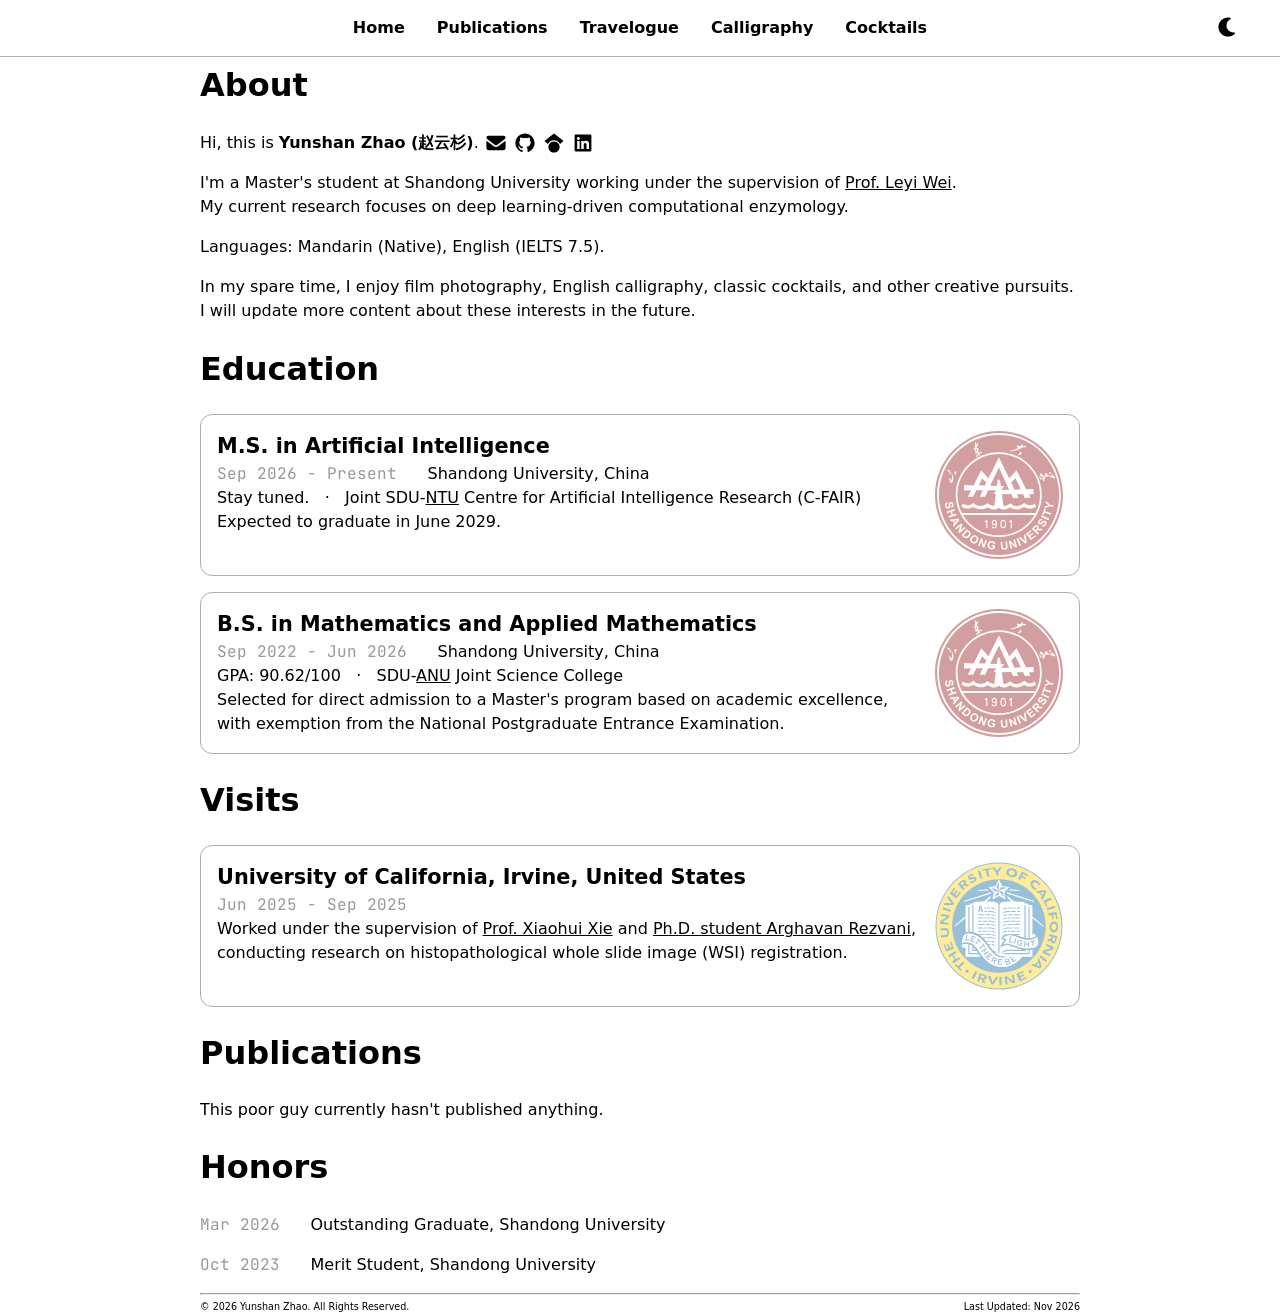
<file: index.html>
<!doctype html>
<html lang="en-US">



<head>


    <meta charset="utf-8" />
    <meta name="viewport" content="width=device-width, initial-scale=1.0" />

    <title>Yunshan Zhao - Homepage</title>
    <meta name="description" content="Yunshan Zhao | Master's Student in AI @ Shandong University. Research in deep learning and computational biology." />
    <meta name="author" content="Yunshan Zhao" />

    <meta property="og:title" content="Yunshan Zhao - Homepage" />
    <meta property="og:description" content="Yunshan Zhao | Master's Student in AI @ Shandong University. Research in deep learning and computational biology." />
    <meta property="og:type" content="website" />
    <meta property="og:url" content="https://yunshanzhao.github.io" />
    <meta property="og:image" content="https://yunshanzhao.github.io/images/icon.jpg" />
    <meta property="og:locale" content="en_US" />

    <link rel="icon" href="./images/icon.jpg" />
    <link rel="apple-touch-icon" href="./images/icon.jpg" />

    <link rel="stylesheet" href="./styles/style.css" />

    <!-- js确定主题，在指定css后，在</head>前。避免闪屏。 -->
    <script>
        (function () {
            var saved = localStorage.getItem("theme");
            var darkPref = window.matchMedia("(prefers-color-scheme: dark)").matches;
            var theme = (saved === "light" || saved === "dark") ? saved : (darkPref ? "dark" : "light");
            document.documentElement.setAttribute("data-theme", theme);
        })();
    </script>
    <script src="./scripts/page-transition.js"></script>

    <link rel="canonical" href="https://yunshanzhao.github.io" />

    <!-- 字体预加载 -->
    <link rel="preconnect" href="https://fonts.googleapis.com">
    <link rel="preconnect" href="https://fonts.gstatic.com" crossorigin>
    <!-- JetBrains Mono -->
    <link href="https://fonts.googleapis.com/css2?family=JetBrains+Mono:wght@400;500&display=swap" 
          rel="stylesheet">

</head>



<body>


<nav class="navbar">

    <div class="nav-container">

        <!-- Responsive navigation -->
        <button id="menu-toggle" type="button">
            <svg class="menu-icon" xmlns="http://www.w3.org/2000/svg" width="1.5rem" height="1.5rem" fill="currentColor" viewBox="0 0 640 640">
                <path d="M96 160C96 142.3 110.3 128 128 128L512 128C529.7 128 544 142.3 544 160C544 177.7 529.7 192 512 192L128 192C110.3 192 96 177.7 96 160zM96 320C96 302.3 110.3 288 128 288L512 288C529.7 288 544 302.3 544 320C544 337.7 529.7 352 512 352L128 352C110.3 352 96 337.7 96 320zM544 480C544 497.7 529.7 512 512 512L128 512C110.3 512 96 497.7 96 480C96 462.3 110.3 448 128 448L512 448C529.7 448 544 462.3 544 480z"/>
            </svg>
        </button>

        <div class="nav-items">
            <a href="/">Home</a>
            <a href="/#Publications">Publications</a>
            <a href="/html/travelogue.html">Travelogue</a>
            <a href="/html/calligraphy.html">Calligraphy</a>
            <a href="/html/cocktails.html">Cocktails</a>
        </div>

        <!-- Theme toggle -->
        <button id="theme-toggle" type="button">
            <span id="theme-icon"></span> <!-- 空，待确定主题后替换 -->
        </button>

    </div>

</nav>


<h1 id="About">About</h1>

<div class="About">

    <p>
        Hi, this is <b>Yunshan Zhao (赵云杉)</b>.

        <!-- Mail -->
        <a  class="social-link" href="mailto:yunshanzhao2004@gmail.com" title="" style="text-decoration: none">
            <svg class="social-icon" xmlns="http://www.w3.org/2000/svg" width="1.5rem" height="1.5rem" fill="currentColor" viewBox="0 0 640 640">
                <path d="M112 128C85.5 128 64 149.5 64 176C64 191.1 71.1 205.3 83.2 214.4L291.2 370.4C308.3 383.2 331.7 383.2 348.8 370.4L556.8 214.4C568.9 205.3 576 191.1 576 176C576 149.5 554.5 128 528 128L112 128zM64 260L64 448C64 483.3 92.7 512 128 512L512 512C547.3 512 576 483.3 576 448L576 260L377.6 408.8C343.5 434.4 296.5 434.4 262.4 408.8L64 260z"/>
            </svg>
        </a>

        <!-- GitHub -->
        <a  class="social-link" href="https://github.com/YunshanZhao" target="_blank" rel="noopener noreferrer" title="" style="text-decoration: none">
            <svg class="social-icon" xmlns="http://www.w3.org/2000/svg" width="1.5rem" height="1.5rem" fill="currentColor" viewBox="0 0 640 640">
                <path d="M280.5 426.5C214.5 418.5 168 371 168 309.5C168 284.5 177 257.5 192 239.5C185.5 223 186.5 188 194 173.5C214 171 241 181.5 257 196C276 190 296 187 320.5 187C345 187 365 190 383 195.5C398.5 181.5 426 171 446 173.5C453 187 454 222 447.5 239C463.5 258 472 283.5 472 309.5C472 371 425.5 417.5 358.5 426C375.5 437 387 461 387 488.5L387 540.5C387 555.5 399.5 564 414.5 558C505 523.5 576 433 576 321C576 179.5 461 64 319.5 64C178 64 64 179.5 64 321C64 432 134.5 524 229.5 558.5C243 563.5 256 554.5 256 541L256 501C249 504 240 506 232 506C199 506 179.5 488 165.5 454.5C160 441 154 433 142.5 431.5C136.5 431 134.5 428.5 134.5 425.5C134.5 419.5 144.5 415 154.5 415C169 415 181.5 424 194.5 442.5C204.5 457 215 463.5 227.5 463.5C240 463.5 248 459 259.5 447.5C268 439 274.5 431.5 280.5 426.5z"/>
            </svg>
        </a>

        <!-- Google Scholar -->
        <a  class="social-link" href="https://scholar.google.com/citations?user=DV1t7YMAAAAJ" target="_blank" rel="noopener noreferrer" title="" style="text-decoration: none">
            <svg class="social-icon" xmlns="http://www.w3.org/2000/svg" width="1.5rem" height="1.5rem" fill="currentColor" viewBox="0 0 640 640">
                <path d="M454.9 362.5C454.9 362.5 454.9 362.6 455 362.6C464.2 382 469.4 403.7 469.4 426.6C469.3 509.1 402.5 576 320 576C237.5 576 170.7 509.1 170.7 426.7C170.7 403.8 175.9 382.1 185.1 362.7C186.8 359.1 188.7 355.5 190.7 352C195.1 344.4 200.1 337.3 205.7 330.7C233.1 298.1 274.2 277.4 320.1 277.4C353.7 277.4 384.7 288.5 409.7 307.3C418.8 314.2 427.1 322 434.5 330.8C440.1 337.4 445.1 344.6 449.5 352.1C451.5 355.5 453.3 359.1 455 362.6L454.9 362.5zM481.3 343.7C451.2 285.3 390.3 245.3 320 245.3C249.7 245.3 188.8 285.3 158.7 343.7L64 266.7L320 64L576 266.7L481.3 343.8L481.3 343.7z"/>
            </svg>
        </a>

        <!-- Linkedin -->
        <a  class="social-link" href="https://www.linkedin.com/in/yunshan-zhao-6951b0425/" target="_blank" rel="noopener noreferrer" title="" style="text-decoration: none">
            <svg class="social-icon" xmlns="http://www.w3.org/2000/svg" width="1.5rem" height="1.5rem" fill="currentColor" viewBox="0 0 640 640">
                <path d="M512 96L127.9 96C110.3 96 96 110.5 96 128.3L96 511.7C96 529.5 110.3 544 127.9 544L512 544C529.6 544 544 529.5 544 511.7L544 128.3C544 110.5 529.6 96 512 96zM231.4 480L165 480L165 266.2L231.5 266.2L231.5 480L231.4 480zM198.2 160C219.5 160 236.7 177.2 236.7 198.5C236.7 219.8 219.5 237 198.2 237C176.9 237 159.7 219.8 159.7 198.5C159.7 177.2 176.9 160 198.2 160zM480.3 480L413.9 480L413.9 376C413.9 351.2 413.4 319.3 379.4 319.3C344.8 319.3 339.5 346.3 339.5 374.2L339.5 480L273.1 480L273.1 266.2L336.8 266.2L336.8 295.4L337.7 295.4C346.6 278.6 368.3 260.9 400.6 260.9C467.8 260.9 480.3 305.2 480.3 362.8L480.3 480z"/>
            </svg>
        </a>

    </p>

    <p>I'm a Master's student at Shandong University working under the supervision of 
        <a href="https://scholar.google.com/citations?user=0EAV03MAAAAJ" target="_blank" rel="noopener noreferrer" title=""> Prof. Leyi Wei</a>.
        <br>My current research focuses on deep learning-driven computational enzymology.</p>

    <p>Languages: Mandarin (Native), English (IELTS 7.5).</p>

    <p>In my spare time, I enjoy film photography, English calligraphy, classic cocktails, and other creative pursuits.
        <br>I will update more content about these interests in the future.</p>

</div>


<h1 id="Education">Education</h1>

<div class="Education-item">
    <div class="item-text">
        <div class="item-title">
            <p>M.S. in Artificial Intelligence</p>
        </div>
        <div>
            <p> <span class="time">Sep 2026 - Present</span> &nbsp;&nbsp;&nbsp;&nbsp; Shandong University, China</p>
        </div>
        <div>
            Stay tuned. &nbsp; · &nbsp; Joint SDU-<a href="https://www.ntu.edu.sg/" target="_blank" rel="noopener noreferrer" title="">NTU</a> Centre for Artificial Intelligence Research (C-FAIR)
            <br>Expected to graduate in June 2029.
        </div>
    </div>
    <img class="organization-logo" src="./images/SDU_logo.svg" alt="Shandong University logo" draggable="false" />
</div>

<div class="Education-item">
    <div class="item-text">
        <div class="item-title">
            <p>B.S. in Mathematics and Applied Mathematics</p>
        </div>
        <div>
            <p> <span class="time">Sep 2022 - Jun 2026</span> &nbsp;&nbsp;&nbsp;&nbsp; Shandong University, China</p>
        </div>
        <div>
            GPA: 90.62/100 &nbsp; · &nbsp; SDU-<a href="https://www.anu.edu.au/" target="_blank" rel="noopener noreferrer" title="">ANU</a> Joint Science College
            <br>Selected for direct admission to a Master's program based on academic excellence, with exemption from the National Postgraduate Entrance Examination.
        </div>
    </div>
    <img class="organization-logo" src="./images/SDU_logo.svg" alt="Shandong University logo" draggable="false" />
</div>


<h1 id="Visits">Visits</h1>

<div class="Visits-item">
    <div class="item-text">
        <div class="item-title">
            <p>University of California, Irvine, United States</p>
        </div>
        <div>
            <p><span class="time">Jun 2025 - Sep 2025</span></p>
        </div>
        <div>
            <p>Worked under the supervision of 
                <a href="https://scholar.google.com/citations?user=1CR0meYAAAAJ" target="_blank" rel="noopener noreferrer" title=""> Prof. Xiaohui Xie</a> and
                <a href="https://scholar.google.com/citations?user=i-Qw92sAAAAJ" target="_blank" rel="noopener noreferrer" title=""> Ph.D. student Arghavan Rezvani</a>,
                conducting research on histopathological whole slide image (WSI) registration.</p>
        </div>
    </div>
    <img class="organization-logo" src="./images/UCI_logo.svg" alt="UC Irvine logo" draggable="false" />
</div>


<h1 id="Publications">Publications</h1>

<div class="Publications-item">
    <p>This poor guy currently hasn't published anything.</p>
</div>

<h1 id="Honors">Honors</h1>

<div class="Honors-item">
    <p><span class="time">Mar 2026</span> &nbsp;&nbsp;&nbsp;&nbsp; Outstanding Graduate, Shandong University</p>
</div>

<div class="Honors-item">
    <p><span class="time">Oct 2023</span> &nbsp;&nbsp;&nbsp;&nbsp; Merit Student, Shandong University</p>
</div>


<footer>
    <hr />
    <div class="footer-text">
        <span>© 2026 Yunshan Zhao. All Rights Reserved.</span>
        <span>Last Updated: Nov 2026</span>
    </div>
</footer>


<script src="./scripts/theme.js"></script>
<script src="./scripts/navigation.js"></script>


</body>



</html>
</file>
<file: styles/style.css>
html {
    font-family: system-ui, sans-serif;
    font-size: 1rem;
    line-height: 1.5;

    padding-left: 1rem; /* margin */
    padding-right: 1rem; /* margin */

    box-sizing: border-box; /* 防止box被撑大破坏布局 */

    scroll-behavior: smooth;

    user-select: none; /* 禁止选中 */
    -webkit-user-select: none;
    -moz-user-select: none;
    -ms-user-select: none;
}

code {
    font-family: "JetBrains Mono", "Cascadia Mono", Consolas, ui-monospace, monospace;
}

footer {
    font-size: 0.6rem;
}

.footer-text {
    display: flex;
    justify-content: space-between;
    align-items: center;
    flex-wrap: wrap; /* 小屏幕自动换行 */
    gap: 0.25rem 5rem; /* 换行时只保留少量纵向间距 */
}

a {
    transition: color 0.5s;
}

a:link {
    color: var(--text);
}

a:visited {
    color: var(--text);
}

a:hover {
    color: #f0c35b;
    text-decoration: none;
}

.social-link {
    display: inline-flex;
    align-items: center;
    vertical-align: middle;
    text-decoration: none;
}

.social-icon {
    width: 1.5rem;
    height: 1.5rem;
    display: block;
}

[data-theme="dark"] {
    --background: #1e1f22;
    --text: #ffffff;
    --border: #595c62;
    --opacity: 0.6;
}

[data-theme="light"] {
    --background: #ffffff;
    --text: #000000;
    --border: #a9aebe;
    --opacity: 0.4;
}

#theme-toggle,
#menu-toggle {
    background: var(--background);
    width: 2.5rem;
    height: 2.5rem;
    border: none;
    border-radius: 50%;
    color: var(--text);
    cursor: pointer; /* 鼠标变成手形 */
    transition: background-color 1.5s, color 0.5s;
}

#theme-toggle {
    position: absolute; /* 绝对定位到右侧 */
    right: 2rem; /* 和padding一致 */
    display: block;
}

#menu-toggle {
    position: absolute; /* 绝对定位到右侧 */
    left: 2rem; /* 和padding一致 */
    
    opacity: 0;
    visibility: hidden;
    pointer-events: none;

    transition: background-color 1.5s, color 0.5s, opacity 0.5s, visibility 0s 0.5s;
}

/* border test*/
#theme-toggle:hover,
#menu-toggle:hover {
    color: #f0c35b;
    text-decoration: none;
}


body {
    background-color: var(--background);
    color: var(--text);
    transition: background-color 1.5s, color 0.5s;

    max-width: 55rem;
    margin: 0px auto;
    padding: 0 0px;

    padding-top: 2.5rem; /* navigation bar 避免内容被导航栏遮住 */
}

h1 {
    scroll-margin-top: 3rem; /* navigation bar 避免定位到标题时，标题被导航栏遮住 */
}


/* 站内换页时保留顶部导航，正文和仍可见的下拉菜单分别过渡。 */
@media (prefers-reduced-motion: no-preference) {

    @view-transition {
        navigation: auto;
    }

    html.is-site-entry {
        background-color: var(--background);
    }

    html.is-site-entry body {
        animation: page-fade-in 0.5s ease-out both;
    }

    .navbar {
        view-transition-name: site-header;
    }

    .nav-dropdown.is-open,
    .nav-dropdown.is-closing {
        view-transition-name: site-menu;
    }

    ::view-transition {
        background-color: var(--background);
    }

    ::view-transition-group(root),
    ::view-transition-group(site-header),
    ::view-transition-group(site-menu) {
        animation: none;
    }

    ::view-transition-group(site-header) {
        z-index: 2;
    }

    ::view-transition-group(site-menu) {
        z-index: 1;
    }

    ::view-transition-old(root),
    ::view-transition-new(root) {
        mix-blend-mode: normal;
    }

    ::view-transition-old(root),
    ::view-transition-old(site-menu) {
        animation: page-fade-out 0.5s ease-in both;
    }

    ::view-transition-new(root) {
        animation: page-fade-in 0.5s ease-out 0.5s both;
    }

    ::view-transition-old(site-header),
    ::view-transition-new(site-menu) {
        display: none;
    }

    ::view-transition-new(site-header) {
        animation: none;
    }

}

@keyframes page-fade-in {
    from {
        opacity: 0;
    }

    to {
        opacity: 1;
    }
}

@keyframes page-fade-out {
    from {
        opacity: 1;
    }

    to {
        opacity: 0;
    }
}


/*  navigation bar  */
.navbar {
    background: var(--background);
    position: fixed;
    top: 0;
    left: 0;
    right: 0;
    z-index: 1000;

    border-bottom: 0.1rem solid var(--border);
    transition: background-color 1.5s, border-bottom 1.5s;
    
}

.nav-container {
    margin: 0 auto; /* 水平居中 */
    padding: 1rem 2rem; /* 上下1rem，左右2rem */

    min-height: 1.5rem; /* 响应式导航栏隐藏后仍保留原有内容高度 */
    
    display: flex;
    justify-content: center; /* 子元素居中 */
    align-items: center;
    position: relative; /* 绝对定位以nav-container容器为基准 */
}

.nav-items,
.nav-dropdown {
    display: flex;
}

.nav-items a,
.nav-dropdown a {
    text-decoration: none;
    font-weight: 600;
}

.nav-items {
    gap: 2rem;

    opacity: 1;
    visibility: visible;
    transition: opacity 0.5s, visibility 0s;
}

/* 横向导航和汉堡按钮各自淡入淡出，跨断点时可以直接反向。 */
@media (max-width: 48rem) { /* 页面宽度过窄时生效 */

    #menu-toggle {
        opacity: 1;
        visibility: visible;
        pointer-events: auto;

        transition: background-color 1.5s, color 0.5s, opacity 0.5s, visibility 0s 0s;
    }

    .nav-items {
        min-width: 0;
        overflow: clip;
        opacity: 0;
        visibility: hidden;
        pointer-events: none;
        transition: opacity 0.5s, visibility 0s 0.5s;
    }

}

/* 竖向菜单在断点两侧保持同一布局，收起动画可以继续播放。 */
.nav-dropdown {
    position: absolute;
    top: 100%; /* 菜单贴在 navbar 下方 */
    left: 0;
    right: 0;

    flex-direction: column;
    gap: 1rem;
    padding: 2rem 3rem;

    background: var(--background);
    border-bottom: 0.1rem solid var(--border);
    opacity: 0;
    visibility: hidden;
    pointer-events: none;
    transition: background-color 1.5s, color 0.5s, border-bottom 1.5s, opacity 0.5s, visibility 0s 0.5s;
}

.nav-dropdown a {
    opacity: 0;
    transition: color 0.5s;
}

.nav-dropdown.is-open {
    opacity: 1;
    visibility: visible;
    pointer-events: auto;
    transition: background-color 1.5s, color 0.5s, border-bottom 1.5s, opacity 0.5s, visibility 0s;
}

/* 导航项目依次收起 */
.nav-dropdown.is-closing {
    transition: background-color 1.5s, color 0.5s, border-bottom 1.5s, opacity 1.5s var(--nav-close-delay, 0.5s), visibility 0s 2s;
}

.nav-dropdown.is-open a {
    animation: nav-item-in 3s both;
}

/* 导航项目依次淡入，避免 iOS 竖屏的逐项位移动画漏帧。 */
@keyframes nav-item-in {
    from {
        opacity: var(--nav-start-opacity, 0);
    }

    to {
        opacity: 1;
    }
}

.nav-dropdown.is-open a:nth-child(1) {
    animation-delay: 0.1s;
}

.nav-dropdown.is-open a:nth-child(2) {
    animation-delay: 0.2s;
}

.nav-dropdown.is-open a:nth-child(3) {
    animation-delay: 0.3s;
}

.nav-dropdown.is-open a:nth-child(4) {
    animation-delay: 0.4s;
}

.nav-dropdown.is-open a:nth-child(5) {
    animation-delay: 0.5s;
}

.nav-dropdown.is-closing a {
    animation: nav-item-out 1s both;
}

@keyframes nav-item-out {
    from {
        opacity: var(--nav-start-opacity, 1);
    }

    to {
        opacity: 0;
    }
}

.nav-dropdown.is-closing a:nth-child(1) {
    animation-delay: 0.5s;
}

.nav-dropdown.is-closing a:nth-child(2) {
    animation-delay: 0.4s;
}

.nav-dropdown.is-closing a:nth-child(3) {
    animation-delay: 0.3s;
}

.nav-dropdown.is-closing a:nth-child(4) {
    animation-delay: 0.2s;
}

.nav-dropdown.is-closing a:nth-child(5) {
    animation-delay: 0.1s;
}

/* 中途反向时立即接续，避免停在切换前的位置。 */
.nav-dropdown.is-closing.is-interrupted {
    --nav-close-delay: 0s;
}

.nav-dropdown.is-open.is-interrupted a,
.nav-dropdown.is-closing.is-interrupted a {
    animation-delay: 0s;
}


/*  cards  */
.Education-item,
.Visits-item {
    display: flex; /* 文字块和logo横向左右排列 */
    align-items: flex-start; /* 垂直方向，文字贴顶 */
    justify-content: space-between; /* 水平方向，文字块顶到最左，logo 推到最右 */
    gap: 1rem; /* 文字与logo间距 */

    border: 0.1rem solid var(--border);
    transition: border 1.5s;
    border-radius: 0.75rem;
    padding: 1rem 1rem; /* 四周1rem内边距 */
    margin: 1rem 0rem; /* 上下1rem外边距 */
}

.item-text {
    display: flex;
    flex-direction: column; /* 主轴改为竖直方向 */
    align-items: flex-start; /* 水平方向左对齐 */
    text-align: left; /* 文字左对齐 */
}

.item-text p {
    margin: 0;
}

.item-title p {
    font-size: 1.3rem;
    font-weight: 600;
}

.time {
    font-family: "JetBrains Mono", "Cascadia Mono", Consolas, ui-monospace, monospace;
    opacity: var(--opacity);
    transition: opacity 1.5s;
}

.organization-logo {
    height: 8rem;
    width: auto;
    flex-shrink: 0; /* 禁止被压缩 */
    align-self: center; /* logo在卡片内居中，覆盖父级flex-start */
    opacity: var(--opacity);
    transition: opacity 1.5s;

    user-select: none; /* 禁止选中 */
    -webkit-user-select: none;
    -moz-user-select: none;
    -ms-user-select: none;

    user-drag: none; /* 禁止拖拽 */
    -webkit-user-drag: none;
    -webkit-user-drag: none;
    -khtml-user-drag: none;

    pointer-events: none; /* 禁用鼠标事件（同时禁止了点击事件） */

}
</file>
